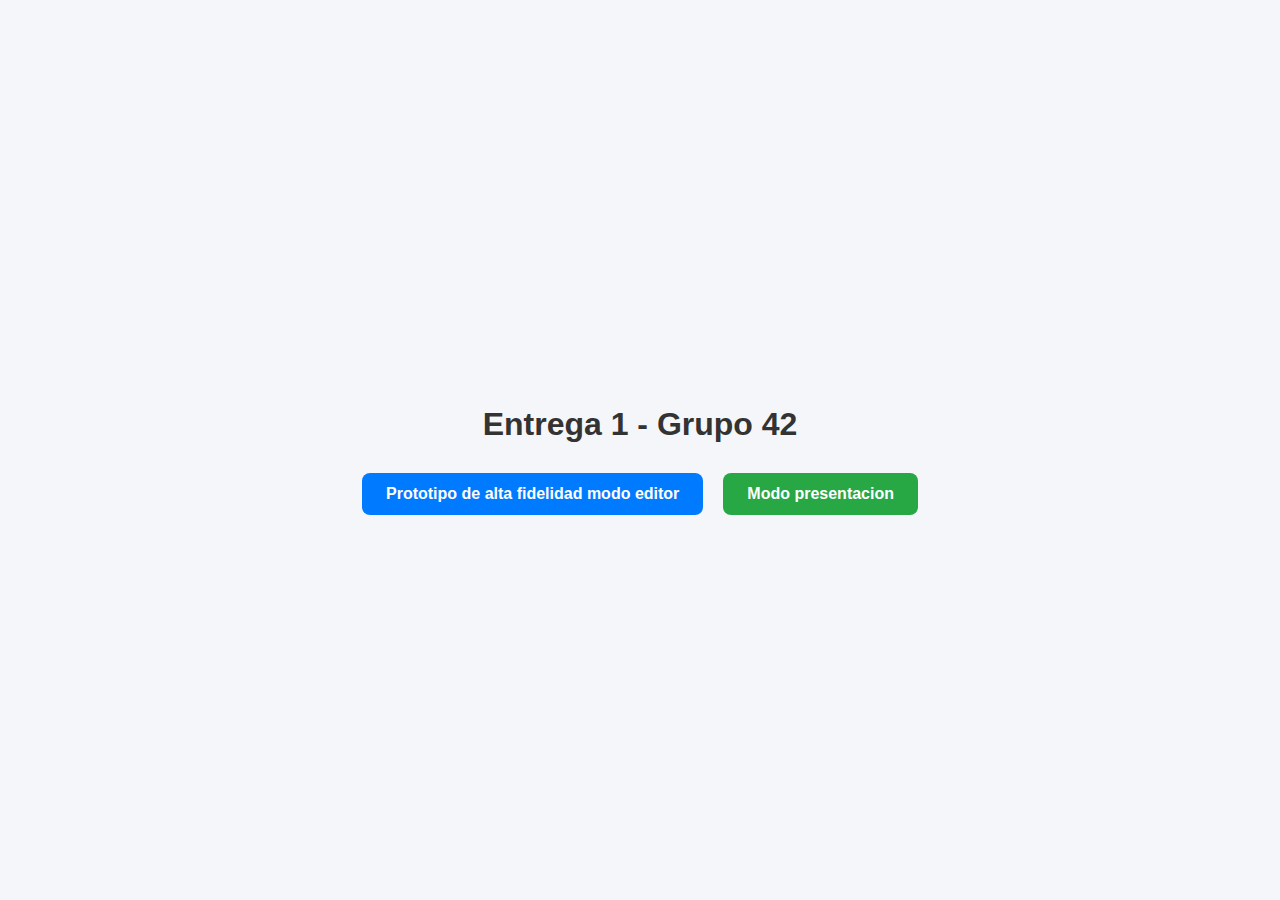
<file: index.html>
<!DOCTYPE html>
<html lang="es">
<head>
  <meta charset="UTF-8">
  <title>Entrega 1 - Grupo 42</title>
  <style>
    body {
      font-family: Arial, sans-serif;
      background: #f4f6f9;
      display: flex;
      flex-direction: column;
      align-items: center;
      justify-content: center;
      height: 100vh;
      margin: 0;
    }

    h1 {
      margin-bottom: 30px;
      color: #333;
    }

    .btn-container {
      display: flex;
      gap: 20px;
    }

    .btn {
      padding: 12px 24px;
      font-size: 16px;
      font-weight: bold;
      color: #fff;
      background: #007BFF;
      border: none;
      border-radius: 8px;
      cursor: pointer;
      transition: background 0.3s ease;
      text-decoration: none;
    }

    .btn:hover {
      background: #0056b3;
    }

    .btn-secondary {
      background: #28a745;
    }

    .btn-secondary:hover {
      background: #1c7c31;
    }
  </style>
</head>
<body>
  <h1>Entrega 1 - Grupo 42</h1>

  <div class="btn-container">
    <a target="_blank" href="https://www.figma.com/design/4IJRdzaCVYsnQrMfeiQwN1/Interfaces---Entregable-1?node-id=0-1&m=dev&t=QxJYcfoqfmaG5bmE-1" class="btn">Prototipo de alta fidelidad modo editor</a>
    <a target="_blank" href="https://www.figma.com/proto/4IJRdzaCVYsnQrMfeiQwN1/Interfaces---Entregable-1?node-id=427-1658&t=QxJYcfoqfmaG5bmE-1&scaling=scale-down-width&content-scaling=fixed" class="btn btn-secondary">Modo presentacion</a>
  </div>
</body>
</html>
</file>
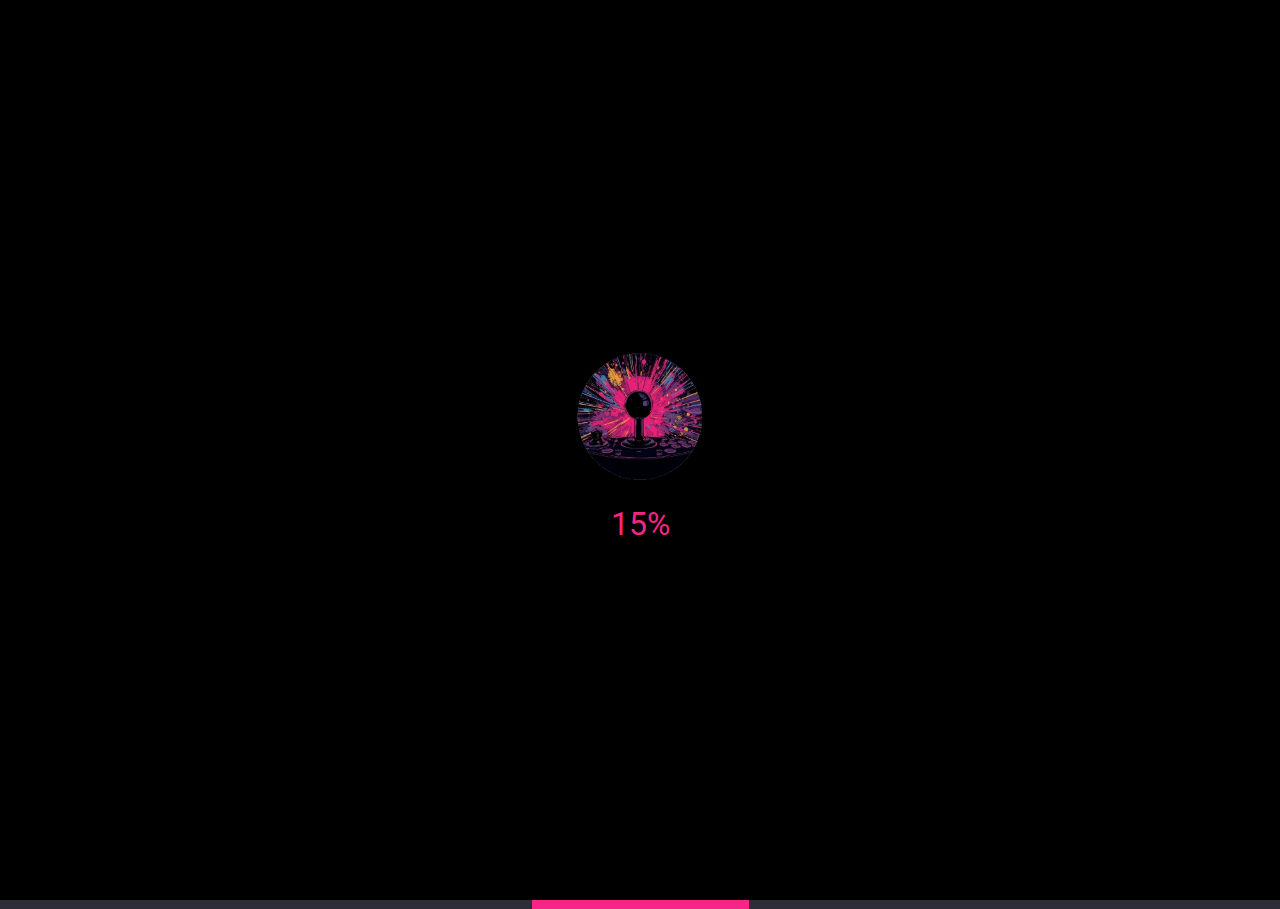
<file: TP2/index.html>
<!DOCTYPE html>

<html lang="en">
  <head>
    <meta charset="UTF-8" />
    <meta name="viewport" content="width=device-width, initial-scale=1.0" />
    <title>Leveling</title>
    <link
      rel="stylesheet"
      href="https://cdnjs.cloudflare.com/ajax/libs/font-awesome/6.5.0/css/all.min.css"
    />
    <link rel="preconnect" href="https://fonts.googleapis.com" />
    <link rel="preconnect" href="https://fonts.gstatic.com" crossorigin />
    <link
      href="https://fonts.googleapis.com/css2?family=Roboto:ital,wght@0,100..900;1,100..900&display=swap"
      rel="stylesheet"
    />
    <link rel="stylesheet" href="css/styles.css" />
  </head>

  <body>
    <!-- Header -->
    <header>
      <div class="iconos">
            <label
          for="menu-toggle"
          style="cursor: pointer; display: flex; align-items: center"
        >
          <i
            class="fa-solid fa-bars img-iconos"
            aria-label="Menu hamburgesa"
            id="menu-hamburgesa"
          ></i>
        </label>
        <a href="/index.html"
          ><img
            src="./img/icons/logo.jpg"
            alt="Logo Leveling"
            id="logo-leveling"
          />
          Leveling</a
        >
      </div>
      <div class="buscador">
        <input type="text" placeholder="Buscar" />
        <i
          class="fa-solid fa-magnifying-glass"
          aria-label="icono lupa"
          id="lupa"
        ></i>
      </div>
      <div class="iconos">
        <i
          class="fa-solid fa-circle-user img-iconos icon-hover"
          id="user"
          aria-label="Perfil de usuario"
        ></i>
        <i
          class="fa-solid fa-cart-shopping img-iconos icon-hover"
          aria-label="Carro de compras"
        ></i>
      </div>
    </header>


    <main id="home">
      <!-- Carrusel principal-->
      <section class="sliders">
        <div class="cards">
          <img
            src="./img/imgJuegos/grimp.jpg"
            alt="grimp"
            class="img-card center"
          />
          <img
            src="./img/imgJuegos/hollow.jpg"
            alt="hollow"
            class="img-card right"
          />
          <img
            src="./img/imgJuegos/pinguin.jpg"
            alt="pinguin"
            class="img-card left"
          />
        </div>
      </section>

      <!-- carrusel por categorias -->
      <section id="carousel-container">
        <div class="category-container">
          <h3>Porque jugaste a Monopolis</h3>
          <div class="carousel"></div>
        </div>
        <div class="category-container">
          <h3>Terror</h3>
          <div class="carousel"></div>
        </div>
        <div class="category-container">
          <h3>Acción</h3>
          <div class="carousel"></div>
        </div>
        <div class="category-container">
          <h3>Aventura</h3>
          <div class="carousel"></div>
        </div>
      </section>
    </main>

    <footer>
      <div class="contenedor-footer">
        <div class="li-footer">
          <h3 class="titulo">Sitio</h3>
          <ul>
            <li><a href="#">Ayuda</a></li>
            <li><a href="#">Cookies</a></li>
            <li><a href="#">Metodos de pago</a></li>
            <li><a href="#">Términos y condiciones</a></li>
            <li><a href="#">Políticas de privacidad</a></li>
          </ul>
        </div>
        <div class="li-footer">
          <h3 class="titulo">Categorías</h3>
          <ul>
            <li><a href="#">Accion</a></li>
            <li><a href="#">Aventura</a></li>
            <li><a href="#">Deportes</a></li>
            <li><a href="#">Lógica</a></li>
            <li><a href="#">Todos los juegos</a></li>
          </ul>
        </div>
        <div class="li-footer">
          <h3 class="titulo">Comunidad</h3>
          <ul>
            <li><a href="#">Foro de Leveling</a></li>
            <li><a href="#">Preguntas frecuentes</a></li>
            <li><a href="#">Próximos eventos</a></li>
            <li><a href="#">Recompensas</a></li>
            <li><a href="#">Reportar bug</a></li>
          </ul>
        </div>
        <div class="li-footer">
          <h3 class="titulo">Empresa</h3>
          <ul>
            <li><a href="#">Colaboradores</a></li>
            <li><a href="#">Contactanos</a></li>
            <li><a href="#">Proyectos</a></li>
            <li><a href="#">Sobre nosotros</a></li>
            <li><a href="#">Trabajá con nosotros</a></li>
          </ul>
        </div>

        <div class="contenedor-suscripcion">
          <h1>Leveling</h1>
          <p>Unete a nosotros y no te pierdas nada!</p>
          <form action="" class="suscripcion">
            <input type="email" placeholder="ejemplo@email.com" />
            <button type="submit" class="btn-subscribirse">
              <span>Suscribirse</span>
            </button>
          </form>
        </div>
      </div>

      <nav class="redes-footer">
        <ul>
          <li>
            <a href="#"><i class="fa-brands fa-facebook"></i></a>
          </li>
          <li>
            <a href="#"><i class="fa-brands fa-instagram"></i></a>
          </li>
          <li>
            <a href="#"><i class="fa-brands fa-x-twitter"></i></a>
          </li>
        </ul>
      </nav>
    </footer>

    <script type="text/javascript" src="js/lodMain.js"></script>
    <!-- <script type="text/javascript" src="js/carousel.js"></script> -->
    <script type="text/javascript" src="js/carouselPopulares.js"></script>
    <!-- <script type="text/javascript" src="js/menuCategories.js"></script> -->
    <!-- <script type="text/javascript" src="js/dropDownProfile.js"></script> -->
  </body>
</html>
</file>
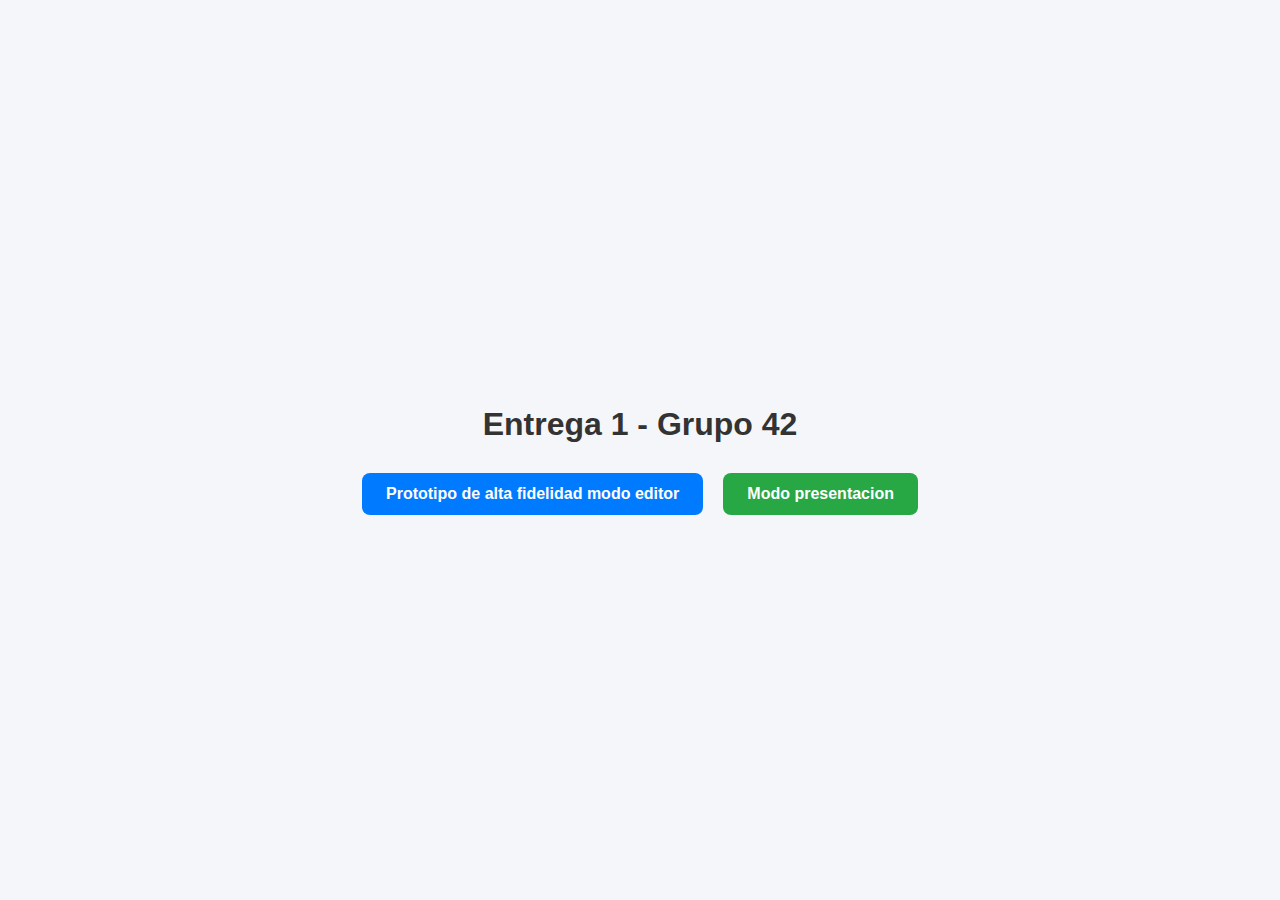
<file: entrega_grupo42.html>
<!DOCTYPE html>
<html lang="es">
<head>
  <meta charset="UTF-8">
  <title>Entrega 1 - Grupo 42</title>
  <style>
    body {
      font-family: Arial, sans-serif;
      background: #f4f6f9;
      display: flex;
      flex-direction: column;
      align-items: center;
      justify-content: center;
      height: 100vh;
      margin: 0;
    }

    h1 {
      margin-bottom: 30px;
      color: #333;
    }

    .btn-container {
      display: flex;
      gap: 20px;
    }

    .btn {
      padding: 12px 24px;
      font-size: 16px;
      font-weight: bold;
      color: #fff;
      background: #007BFF;
      border: none;
      border-radius: 8px;
      cursor: pointer;
      transition: background 0.3s ease;
      text-decoration: none;
    }

    .btn:hover {
      background: #0056b3;
    }

    .btn-secondary {
      background: #28a745;
    }

    .btn-secondary:hover {
      background: #1c7c31;
    }
  </style>
</head>
<body>
  <h1>Entrega 1 - Grupo 42</h1>

  <div class="btn-container">
    <a href="https://" class="btn">Prototipo de alta fidelidad modo editor</a>
    <a href="https://" class="btn btn-secondary">Modo presentacion</a>
  </div>
</body>
</html>
</file>
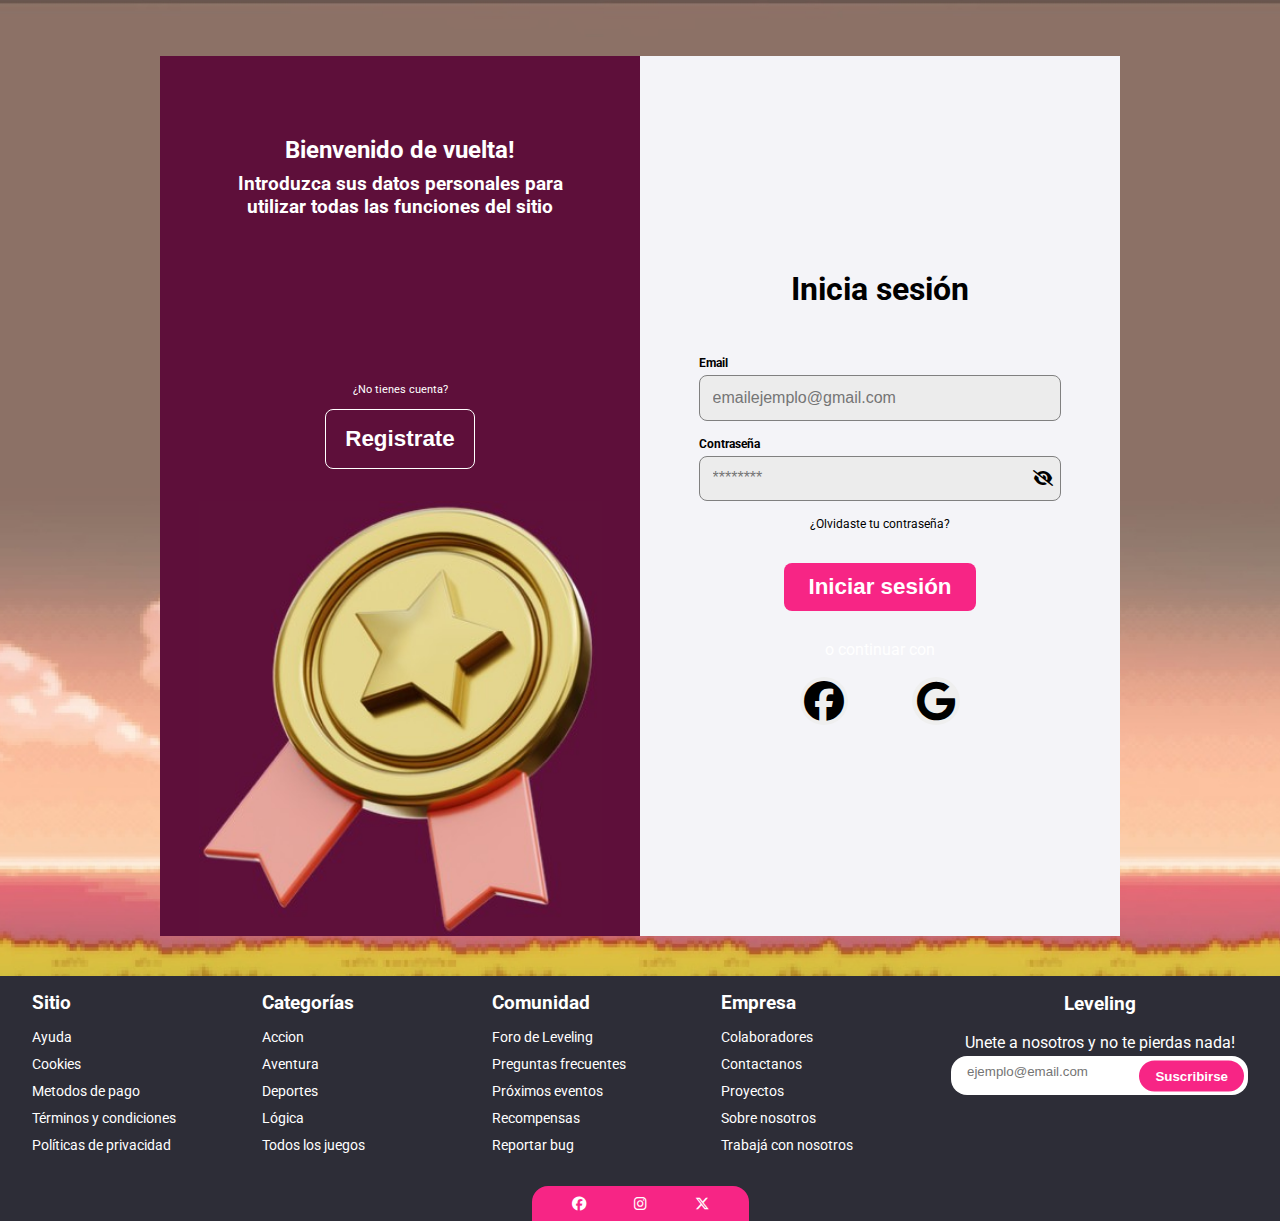
<file: TP2/login.html>
<!DOCTYPE html>

<html lang="en">

<head>
    <meta charset="UTF-8">
    <meta name="viewport" content="width=device-width, initial-scale=1.0">
    <title>Leveling</title>
    <link rel="stylesheet" href="https://cdnjs.cloudflare.com/ajax/libs/font-awesome/6.5.0/css/all.min.css">
    <link rel="preconnect" href="https://fonts.googleapis.com">
    <link rel="preconnect" href="https://fonts.gstatic.com" crossorigin>
    <link href="https://fonts.googleapis.com/css2?family=Roboto:ital,wght@0,100..900;1,100..900&display=swap"
        rel="stylesheet">
    <link rel="stylesheet" href="css/styles.css">
</head>

<body class="body-login">
    <!-- Header -->
    <!-- <header class="header-login">
            <a href="/index.html"><img src="./img/icons/logo.jpg" alt="Logo Leveling" id="logo-leveling"> Leveling</a>
    </header> -->

    <main>
        <div class="container-principal" id="container-login">
            <section class="register" id="register">
                <div class="text-register">
                    <h1>Bienvenido de vuelta!</h1>
                    <h3>Introduzca sus datos personales para utilizar todas las funciones del sitio</h3>
                    <p>¿No tienes cuenta?</p>
                    <button class="btn-register" id="btn-registration">Registrate</button>
                </div>
                <figure class="front-page-register"></figure>
            </section>
            <section class="start-sesion" id="start-sesion">
                <h1>Inicia sesión</h1>
                <form action="">
                    <div class="container-inputs">
                        <div class="container-email">
                            <label for="email">Email</label>
                            <input type="email" placeholder="emailejemplo@gmail.com" class="complete-form" name="email"
                                required>
                        </div>
                        <div class="container-password">
                            <label for="password">Contraseña</label>
                            <div class="container-pass-input">
                                <input type="password" placeholder="********" class="complete-form pass" name="password"
                                    required>
                                <i class="fa-solid fa-eye-slash toggle-password"></i>
                            </div>
                        </div>
                    </div>
                    <a href="#">¿Olvidaste tu contraseña?</a>
                    <button class="btn-start-sesion">Iniciar sesión</button>
                    <p>o continuar con</p>
                    <div class="container-btns-social">
                        <button class="btn-facebook"><i class="fa-brands fa-facebook"></i></button>
                        <button class="btn-google"><i class="fa-brands fa-google"></i></button>
                    </div>
                </form>
            </section>
        </div>
        <div class="container-principal oculto" id="container-register">
            <section class="form-register" id="form-register">
                <h1>Registrate</h1>
                <form action="" class="form-registration">
                    <div class="container-inputs">
                        <div class="container-name-surname">
                            <div class="container-name">
                                <label for="name">Nombre</label>
                                <input type="text" placeholder="nombre" class="complete-form" name="name" required>
                            </div>
                            <div class="container-surname">
                                <label for="surname">Apellido</label>
                                <input type="text" placeholder="apellido" class="complete-form" name="surname" required>
                            </div>
                        </div>
                        <div class="container-age">
                            <label for="age">Fecha de nacimiento</label>
                            <input type="date" placeholder="fecha de nacimiento" class="complete-form" name="age" required>
                        </div>
                        <div class="container-nickName">
                            <div class="container-optional">
                                <label for="nickName">Nickname</label>
                                <p>-Opcional</p>
                            </div>
                            <input type="text" placeholder="nombre usuario" class="complete-form" name="nickName">
                        </div>
                        <div class="container-email">
                            <label for="email-register">Email</label>
                            <input type="email" placeholder="emailejemplo@gmail.com" class="complete-form" name="email"
                                required>
                        </div>
                        <div class="container-password">
                            <label for="password-register">Contraseña</label>
                            <p>debe tener almenos 5 caracteres</p>
                            <div class="container-pass-input">
                                <input type="password" placeholder="********" class="complete-form pass" name="password"
                                    required>
                                <i class="fa-solid fa-eye-slash toggle-password"></i>
                            </div>
                        </div>
                        <div class="container-password">
                            <label for="password-repeat">Repetir Contraseña</label>
                            <div class="container-pass-input">
                                <input type="password" placeholder="********" class="complete-form pass" name="password"
                                    required>
                                <i class="fa-solid fa-eye-slash toggle-password"></i>
                            </div>
                        </div>
                    </div>
                    <div class="input-captcha">
                        <div class="container-captcha">
                            <input type="checkbox" name="captcha" id="captcha" required>
                            <label for="captcha">I'm not a robot</label>
                        </div>
                        <img src="img/icons/recaptcha-logo.svg" alt="img captcha" class="img-captcha">
                    </div>
                    <div class="container-btn-register">
                        <button class="btn-start-register">Registrarse</button>
                    </div>
                    <p>o continuar con</p>
                    <div class="container-btns-social-register">
                        <button class="btn-facebook"><i class="fa-brands fa-facebook"></i></button>
                        <button class="btn-google"><i class="fa-brands fa-google"></i></button>
                    </div>
                </form>
            </section>
            <section class="login" id="login">
                <div class="text-register">
                    <h1>Hola, amigo!</h1>
                    <h3>Regístrese con sus datos personales para utilizar todas las funciones del sitio.</h3>
                    <p>¿Ya tienes cuenta?</p>
                    <button class="btn-register" id="btn-login">Iniciar sesión</button>
                </div>
                <figure class="front-page-register"></figure>
            </section>
        </div>
    </main>




    <footer id="footer-login">
        <div class="contenedor-footer">
            <div class="li-footer">
                <h3 class="titulo">Sitio</h3>
                <ul>
                    <li><a href="#">Ayuda</a></li>
                    <li><a href="#">Cookies</a></li>
                    <li><a href="#">Metodos de pago</a></li>
                    <li><a href="#">Términos y condiciones</a></li>
                    <li><a href="#">Políticas de privacidad</a></li>
                </ul>
            </div>
            <div class="li-footer">
                <h3 class="titulo">Categorías</h3>
                <ul>
                    <li><a href="#">Accion</a></li>
                    <li><a href="#">Aventura</a></li>
                    <li><a href="#">Deportes</a></li>
                    <li><a href="#">Lógica</a></li>
                    <li><a href="#">Todos los juegos</a></li>
                </ul>
            </div>
            <div class="li-footer">
                <h3 class="titulo">Comunidad</h3>
                <ul>
                    <li><a href="#">Foro de Leveling</a></li>
                    <li><a href="#">Preguntas frecuentes</a></li>
                    <li><a href="#">Próximos eventos</a></li>
                    <li><a href="#">Recompensas</a></li>
                    <li><a href="#">Reportar bug</a></li>
                </ul>
            </div>
            <div class="li-footer">
                <h3 class="titulo">Empresa</h3>
                <ul>
                    <li><a href="#">Colaboradores</a></li>
                    <li><a href="#">Contactanos</a></li>
                    <li><a href="#">Proyectos</a></li>
                    <li><a href="#">Sobre nosotros</a></li>
                    <li><a href="#">Trabajá con nosotros</a></li>
                </ul>
            </div>
            <div class="contenedor-suscripcion">
                <h1>Leveling</h1>
                <p>Unete a nosotros y no te pierdas nada!</p>
                <form action="" class="suscripcion">
                    <input type="email" placeholder="ejemplo@email.com">
                    <button type="submit" class="btn-subscribirse">
                        <span>Suscribirse</span>
                    </button>
                </form>
            </div>
        </div>
        <nav class="redes-footer">
            <ul>
                <li><a href="#"><i class="fa-brands fa-facebook"></i></a></li>
                <li><a href="#"><i class="fa-brands fa-instagram"></i></a></li>
                <li><a href="#"><i class="fa-brands fa-x-twitter"></i></a></li>
            </ul>
        </nav>
    </footer>


    <script type="text/javascript" src="js/togglePassword.js"></script>
    <script type="text/javascript" src="js/toggleLogin.js"></script>
</body>

</html>
</file>
<file: TP2/css/styles.css>
* {
    list-style: none;
    outline: none;
    border: none;
    text-decoration: none;
    margin: 0;
    padding: 0;
}

body {
    font-family: 'Roboto';
    background-color: black;
    padding-top: 3.5rem;
}


/* clase que evita el scroll en la carga de la animacion */
.noScroll {
    overflow: hidden;
}

#loadWindow {
    position: fixed;
    top: 0;
    left: 0;
    width: 100%;
    height: 100%;
    background-color: #000000;
    display: flex;
    justify-content: center;
    align-items: center;
    z-index: 10;
    transition: opacity 1s ease;
}

#loadWindow.finalize {
    opacity: 0;
}

#loadContent {
    display: flex;
    flex-direction: column;
    justify-content: center;
    align-items: center;
    gap: 1rem;
}

#logoLoad img {
    width: 8rem;
    height: 8rem;
    animation: pulseRotate 1.5s ease-in-out infinite;
}

#pLoad {
    font-size: 2rem;
    color: #F72585;
}

@keyframes pulseRotate {
    0% {
        transform: scale(0.5) rotate(0deg);
    }

    50% {
        transform: scale(1);
    }

    100% {
        transform: scale(0.5) rotate(360deg);
    }
}



/*----------Header----------*/

header {
    position: fixed;
    z-index: 5;
    top: 0;
    left: 0;
    right: 0;
    height: 3.45rem;
    padding: 0.5rem;
    display: flex;
    justify-content: space-between;
    align-items: center;
    background-color: #2D2D37;
}

header .iconos {
    display: flex;
    align-items: center;
    gap: 1rem;
}

header .iconos {
    cursor: pointer;
}

header .iconos a {
    display: flex;
    align-items: center;
    text-decoration: none;
    color: white;
    gap: 0.5rem;
}

#logo-leveling {
    width: 2rem;
    height: 2rem;
    border-radius: 50%;
}

/*--------- Header Login ---------*/

.header-login {
    display: flex;
    align-items: center;
    justify-content: center
}

.header-login a {
    display: flex;
    text-decoration: none;
    color: white;
    align-items: center;
    gap: 0.3rem;
}


#menu-hamburgesa,
#user,
header .img-iconos {
    font-size: 1.5rem;
    color: white;
}

header .buscador,
header .buscador input {
    display: none;
}

#lupa {
    width: 1rem;
    height: 1rem;
    position: absolute;
    right: 1rem;
    transform: translate(-50%);
    pointer-events: none;
}

/* -----Carrusel Principal----- */

.sliders {
    display: flex;
    justify-content: center;
    align-items: center;
    height: 30rem;
}

.cards {
    position: relative;
    width: 100%;
    height: 100%;
}

.img-card {
    position: absolute;
    top: 50%;
    left: 50%;
    border-radius: 2rem;
    cursor: pointer;
    transition: all 0.5s ease;
    transform: translate(-50%, -50%);
    opacity: 0.5;
    z-index: 1;
}

.img-card.center {
    transform: translate(-50%, -50%) scale(1.5);
    opacity: 1;
    z-index: 3;
}

.img-card.left {
    transform: translate(-100%, -50%) scale(1);
    opacity: 0.5;
    z-index: 2;
}

.img-card.right {
    transform: translate(0%, -50%) scale(1);
    opacity: 0.5;
    z-index: 2;
}

/*-------------Footer-------------*/

footer {
    background-color: #2D2D37;
    color: #fff;
    padding: 1rem 2rem 0 2rem;
    margin-top: 2.5rem;
}

.contenedor-footer {
    display: flex;
    flex-direction: column;
    gap: 1rem;
}

.li-footer h3,
.contenedor-suscripcion h1 {
    margin-bottom: 0.8rem;
    text-align: center;
}

.contenedor-suscripcion h1 {
    font-size: 1.2rem;
}

p {
    color: white;
    font-size: 1rem;
    padding: 0.3rem;
}

.li-footer ul li {
    margin-top: 0.5rem;
}

.redes-footer ul li {
    margin: 0.5rem;
}

.li-footer ul li a,
.redes-footer ul li a {
    text-decoration: none;
    color: #ffffff;
    font-size: 0.9rem;
}

.li-footer ul li a:hover {
    color: #f72585;
}

.contenedor-suscripcion form {
    gap: 10px;
}

.suscripcion {
    position: relative;
    width: 100%;
}

.suscripcion input {
    padding: 0.5rem 6.5rem 1rem 1rem;
    border-radius: 1rem;
}

.btn-subscribirse {
    position: absolute;
    right: 0.25rem;
    top: 50%;
    transform: translateY(-50%);
    padding: 0.5rem 1rem;
    border: none;
    border-radius: 2rem;
    background: #f72585;
    color: #fff;
    cursor: pointer;
    font-weight: bold;
}

.btn-subscribirse:hover {
    background: #d61d6d;
}


/* -------Redes sociales------- */

.redes-footer {
    margin-top: 2rem;
    background-color: #f72585;
    padding: 0 2rem;
    border-radius: 1rem 1rem 0 0;
}

.redes-footer ul li a :hover {
    color: #0d0909;
}

.redes-footer ul {
    display: flex;
    justify-content: center;
    gap: 2rem;
}

.container-principal {
    display: flex;
}

/*----------Login----------- */
form {
    display: flex;
    flex-direction: column;
    align-items: center;

}

.body-login {
    background-image: url(../img/icons/fondo-login.jpg);
    background-repeat: no-repeat;
    background-size: cover;
    background-position: center;
}

main {
    display: flex;
    flex-direction: column;
    justify-content: center;
    align-items: center;
}

.register,
.start-sesion,
.form-register,
.login {
    display: flex;
    flex-direction: column;
    align-items: center;
    width: 30em;
    height: 55rem;
}

#register,
#login {
    color: white;
    background-color: #5e0f3a;
}

.register .text-register,
.login .text-register {
    display: flex;
    flex-direction: column;
    align-items: center;
    height: 100%;
}

#register h1,
#login h1 {
    margin-bottom: 0.5rem;
    margin-top: 5rem;
    font-size: 1.5rem;
}

#register h3,
#login h3 {
    margin-bottom: 10rem;
    font-size: 1.2rem;
    text-align: center;
    padding: 0 3rem;
}

#register p,
#login p {
    font-size: 0.7rem;
}

#register .btn-register,
#login .btn-register {
    padding: 1rem 1.2rem;
    border: 0.5px solid white;
    border-radius: 0.5rem;
    cursor: pointer;
    font-size: 1.4rem;
    font-weight: bold;
    margin-bottom: 2rem;
    margin-top: 0.5rem;
    background: none;
    color: white;
}

#register .btn-register:hover,
#login .btn-register:hover {
    background: white;
    color: #5e0f3a;
    transition: 0.3s;
}

.front-page-register {
    width: 100%;
    height: 100%;
    background-image: url(../img/icons/register.jpg);
    background-size: contain;
    background-repeat: no-repeat;
    background-position: center;
}

#start-sesion,
#form-register {
    justify-content: center;
    color: black;
    background-color: #f4f4f8;
}

#start-sesion h1 {
    margin: 1rem 0 3rem 0;
    font-size: 2rem;
}

.container-inputs {
    display: flex;
    flex-direction: column;
    align-items: center;
}

.container-email,
.container-password,
.container-nickName,
.container-age {
    display: flex;
    flex-direction: column;
    align-items: start;
    margin-bottom: 1rem;
    padding: 0 3rem;
    width: 100%;
    box-sizing: border-box;
}

label {
    margin-bottom: 0.3rem;
    font-size: 0.75rem;
    font-weight: bold;
}

.complete-form {
    width: 100%;
    padding: 0.8rem;
    margin-right: 8rem;
    border-radius: 0.5rem;
    border: 1px solid gray;
    font-size: 1rem;
    background-color: #ECECEC;
    box-sizing: border-box;
}

.container-pass-input {
    position: relative;
    box-sizing: border-box;
    width: 100%;
}

.container-pass-input input {
    box-sizing: border-box;
}

.toggle-password {
    position: absolute;
    right: 0.5rem;
    top: 50%;
    transform: translateY(-50%);
    cursor: pointer;
    color: black;
}

#start-sesion a {
    margin-bottom: 2rem;
    font-size: 0.75rem;
    text-decoration: none;
    color: black;
}

.btn-start-register {
    width: 45%;
}

.btn-start-sesion {
    width: 55%;
}

.btn-start-sesion,
.btn-start-register {
    width: 12rem;
    padding: 0.7rem 1.2rem;
    border: none;
    border-radius: 0.5rem;
    cursor: pointer;
    font-size: 1.4rem;
    font-weight: bold;
    margin-bottom: 1.5rem;
    background-color: #F72585;
    color: white;
}

.btn-start-sesion:hover,
.btn-start-register:hover {
    background: #7a194e;
    transition: 0.3s;
}

.container-btns-social,
.container-btns-social-register {
    display: flex;
    gap: 4rem;
    margin: 0.8rem;
}

.btn-facebook,
.btn-google {
    width: 3rem;
    height: 3rem;
    border-radius: 50%;
    cursor: pointer;
    font-size: 2.5rem;
    color: black;
    display: flex;
    align-items: center;
    justify-content: center;
}

/* -----Registro----- */

.oculto {
    display: none;
}

#form-register h1 {
    margin: 1rem 0;
    font-size: 2rem;
}

.container-name-surname {
    display: flex;
    flex-direction: row;
    margin: 0 3rem;
    gap: 0.5rem;
}

.container-name,
.container-surname {
    margin-bottom: 1rem;
}

.container-optional {
    display: flex;
    flex-direction: row;
    gap: 0.3rem;
}

.container-optional p {
    font-style: italic;
}

.container-inputs p {
    font-size: 0.7rem;
    color: rgb(92, 88, 88);
}


/* oculto el icono del calendario ya que no puede ajustarse al ancho deseado */
input[type="date"]::-webkit-calendar-picker-indicator {
    display: none;
}

.input-captcha {
    display: flex;
    align-items: center;
    margin: 0 6.5rem 1rem 6.5rem;
    flex-direction: row;
    justify-content: center;
    gap: 1.5rem;
    border: 0.5px solid rgb(156, 155, 155);
    border-radius: 0.5rem;
    padding: 0.2rem;
    width: 50%;
}

.container-captcha {

    display: flex;
    align-items: center;
}

.container-captcha label {
    padding-left: 0.5rem;
}

#captcha {
    width: 1rem;
    height: 1rem;
    margin-bottom: 0.3rem;
}

.img-captcha {
    width: 4rem;
    margin-left: 1.8rem;
}

.container-btn-register {
    display: flex;
    justify-content: center;
}


.container-btns-social-register {
    justify-content: center;
}













/* las reglas dentro de este bloque solo se activan si el ancho de la pantalla es mayor a 800 píxeles */
@media only screen and (min-width: 800px) {
    header {
        padding: 0.5rem 1rem;
    }

    header .buscador,
    header div.buscador input {
        display: block;
    }

    header .buscador {
        width: 100%;
        max-width: 25rem;
        min-width: 19rem;
        margin: 0 3.5rem;
        display: flex;
        align-items: center;
        position: relative;
    }

    header .buscador input {
        width: 100%;
        max-width: 25rem;
        min-width: 19rem;
        height: 2rem;
        border-radius: 1.25rem;
        border: none;
        padding: 0 3rem 0 1rem;
        font-size: 1rem;
        font-family: 'Roboto';
        background-color: #F5F5F5;
    }


    /*----------Footer----------*/

    footer {
        display: flex;
        flex-direction: column;
        align-items: center;
    }

    .contenedor-footer {
        display: grid;
        grid-template-columns: repeat(5, 1fr);
        gap: 2rem;
    }

    .li-footer h3.titulo {
        text-align: start;
    }

    p {
        text-align: center;
    }

}


/*----------Sidebar----------*/

/* Checkbox oculto */
#menu-toggle {
  /* display: none; */
}

/* Sidebar */
.sidebar {
  position: fixed;
  top: 60px; /* Comienza justo debajo del header */
  left: -250px; /* Oculto inicialmente */
  width: 204px;
  height: calc(100% - 60px); /* Altura total menos la altura del header */
  background: #0b0b0d;
  transition: left 0.3s ease;
  overflow-y: auto;
  z-index: 1002;
  font-size: 13px;
  font-weight: 500;
  font-family: Roboto;
}

/* Sidebar visible cuando el checkbox está checked */
#menu-toggle:checked ~ .sidebar {
  left: 0;
}

.sidebar ul {
  list-style: none;
  padding: 0;
  margin: 0;
}

.sidebar ul li {
  display: flex;
  align-items: center;
}

.sidebar ul li a {
  display: flex;
  align-items: center;
  text-decoration: none;
  color: #fff;
  padding: 12px 20px;
  width: 100%;
  transition: background 0.3s;
}

.sidebar ul li a:hover {
  background: #1e1e22;
}

/* Ícono genérico */
.icon {
  margin-right: 10px;
  font-size: 13px;
}

/* Overlay (cierra menú al hacer click) */
.overlay {
  position: fixed;
  top: 60px; /* Comienza debajo del header */
  left: 0;
  width: 100%;
  height: calc(100% - 60px); /* Altura total menos la altura del header */
  background: rgba(0, 0, 0, 0.5);
  opacity: 0;
  pointer-events: none;
  transition: opacity 0.3s ease;
  z-index: 1000;
}

/* Cuando está activo */
#menu-toggle:checked ~ .overlay {
  opacity: 1;
  pointer-events: auto;
}


/* Estilo para el label del menú hamburguesa */
label[for="menu-toggle"] {
  display: flex;
  align-items: center;
  cursor: pointer;
}

        /* Pagina del Juego */

.breadcrumb{
    display: flex;
    flex-direction: row;
    margin-top: 8px;
    column-gap: 13px;
}

.breadcrumb p{
    color: #484848;
}
.breadcrumb p:hover{
    color: white;
}

.game-container{
  width: 1562px;
  height: 750px;
  overflow: hidden;
  position: relative;
}

.game-container img{
    width:100%;
    height: auto;
}

.btn-play{
  background-color: #F72585;
  position: absolute;
  top: 50%;
  left: 50%;
  width: 100px;
  height: 100px;
  border-radius: 50%;
}

.fa-play{
    display: flex;
    justify-content: center;
    color: white;
    font-size: 40px;/*contenido se considera como una fuente por fontweasome*/
    padding-left: 5px; /*centra icono boton en su contenedor*/
    border-radius: 4px;
}
.btn-play:hover, .btn-share:hover{
    transition: 0.2s;
    background-color:#C71D6F;
}

/* .fa-share{
    color:white;
    display: flex;
    justify-content: center;
    align-items:center;
    width: 22px;
    height: 22px;
    font-size: 16.5px;
} */

.game-section{
    display: flex;
    flex-direction: column;
    row-gap: 31px;
}

.game-description{
    display:flex;
    justify-content: center;
    align-items: center;
    gap: 198px;
    background-color: #282830;
    width: 1562px;
    height: 287px;
    border-radius: 25px;
}

.game-description h2{
    color:white;
    font-size: 16px;
}

.game-description p{
     text-align: left;
     line-height: 150%;;
}

.game-description span{
    text-decoration: underline;
    color: #F72585;
}
.game-description-left{
    display: flex;
    justify-content: center;
    flex-direction: column;
    row-gap: 14px;
    width: 730px;
    height:192px;
    padding: 0px 20px;
}

.game-title{
    display:flex;
    flex-direction: row;
    width:357px;
    height:55px;
    padding-bottom: 10px;
    column-gap: 20px;
}

.game-title h2{
    font-size: 23px;
    font-weight: bold;
}

.btn-share{
    background-color: #F72585;
    color: white;
    display:flex;
    flex-direction: row;
    column-gap:3px;
    align-items: center;
    justify-content: center;
    width: 114px;
    height: 32px;
    padding: 4px 8px;
    border-radius: 40px;
}

.btn-share img{
    width: 22px;
    height:22px;
}

.btn-share h3{
    font-weight: normal;
    font-size: 16px;
}

.game-description-right{
  display: flex;
  flex-direction: column;
  width: 651px;
  height: 287px;
  row-gap: 14px;
  justify-content: center;
  padding: 10px 20px;
}

.game-description-right h2{
    color :white;
    font-size: 26px;
}

.controls-title{
    display:flex;
    flex-direction: row;
    column-gap: 50px;
}

.controls-title img{
    width: 35px;
    height: 35px;
}
.controls-title div{
    display:flex;
    flex-direction: row;
    column-gap: 3px;
}

.game-description-right li{
    color: white;
    list-style-type: disc;
}

.game-description-right ul li p, .game-description-left p{
    padding: 0px;
}
</file>
